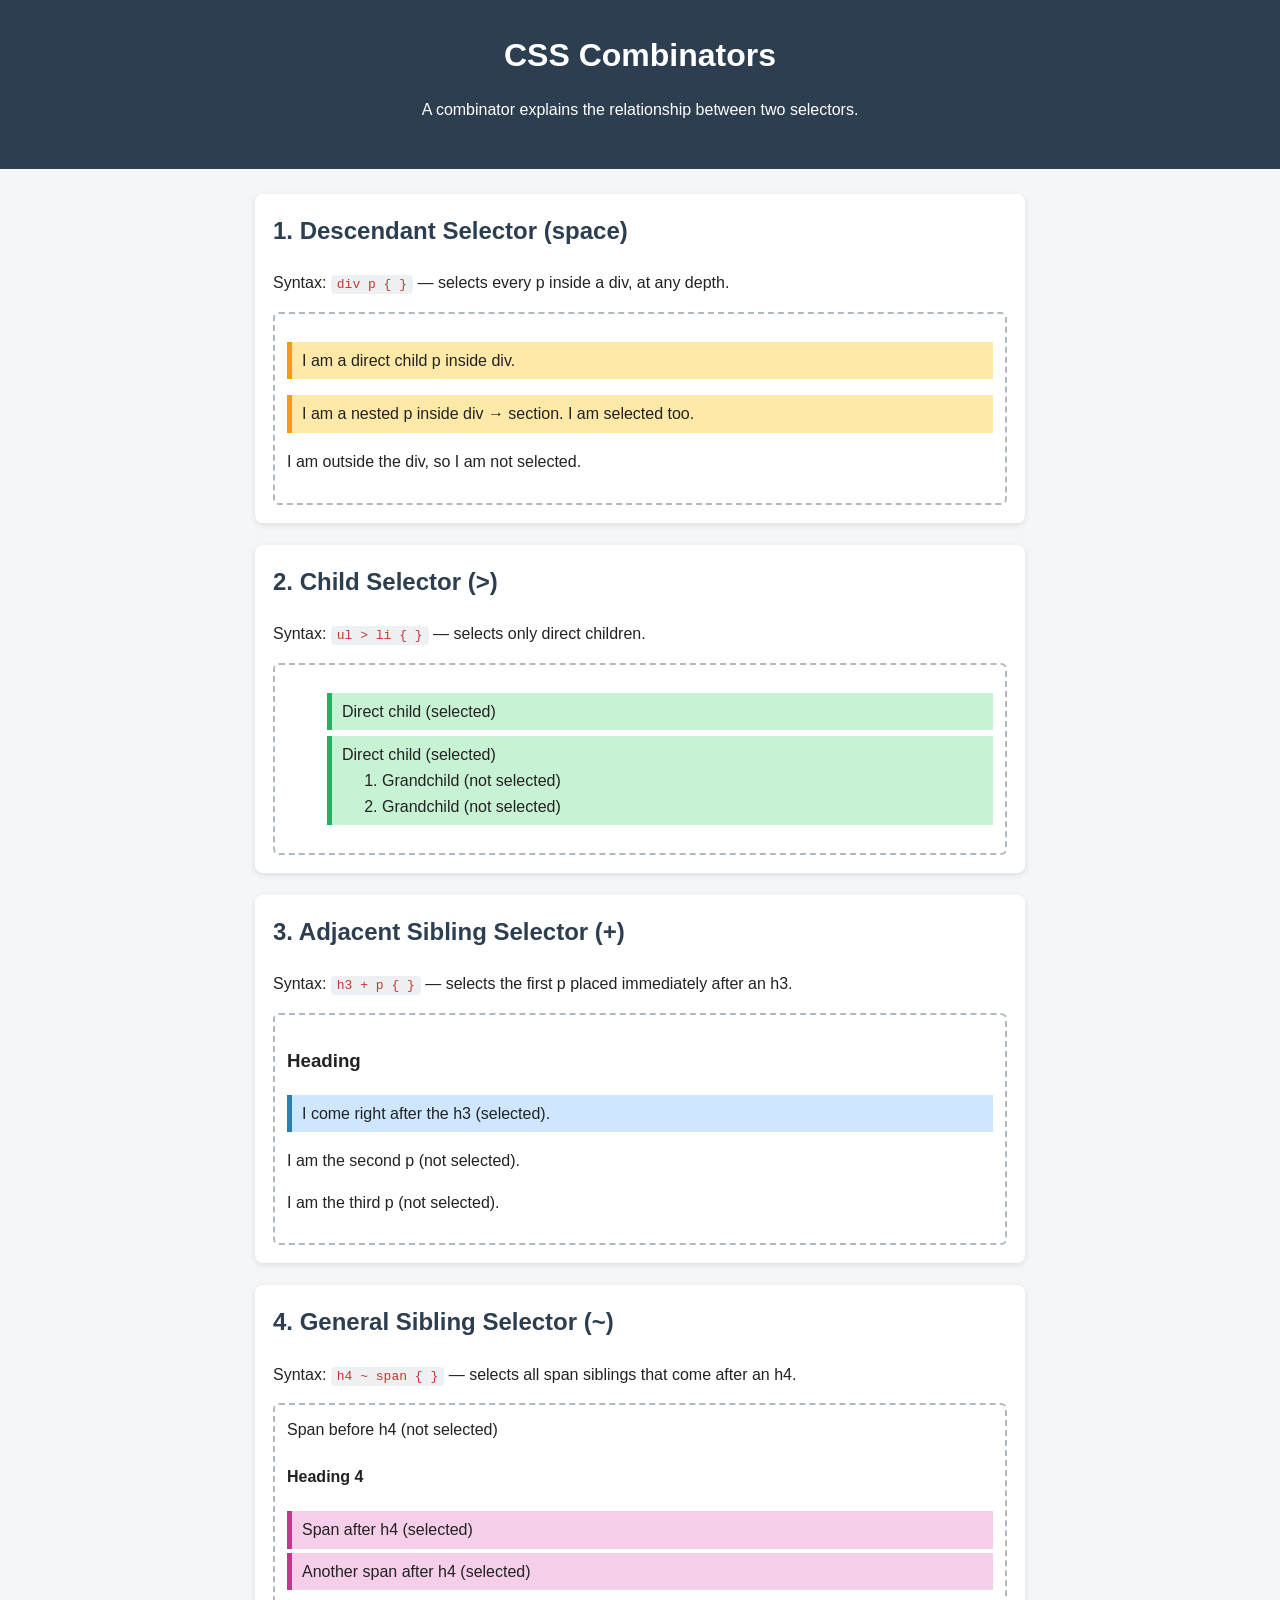
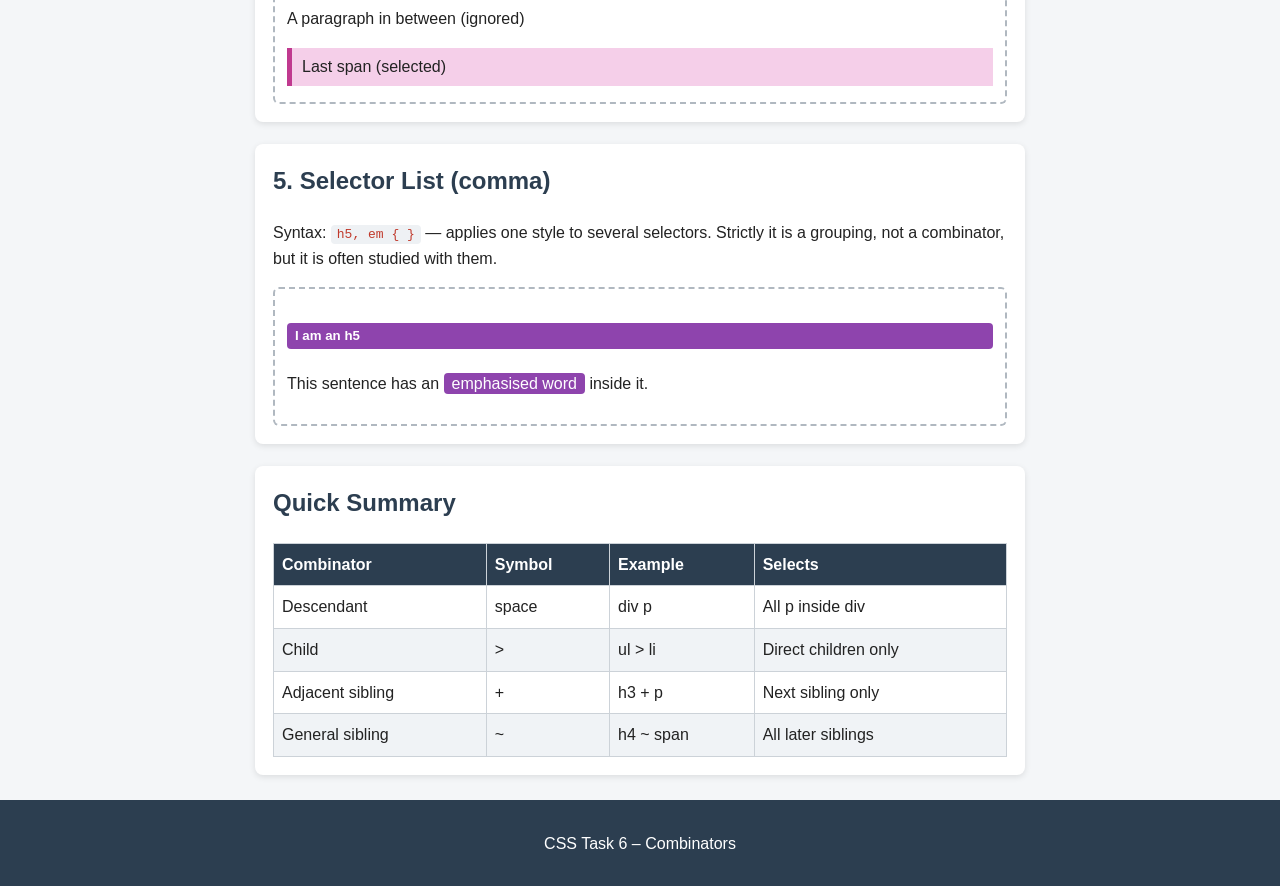
<file: module1/task 6/index.html>
<!DOCTYPE html>
<html lang="en">
<head>
  <meta charset="UTF-8">
  <meta name="viewport" content="width=device-width, initial-scale=1">
  <title>CSS Combinators</title>
  <link rel="stylesheet" href="style.css">
</head>
<body>

  <header>
    <h1>CSS Combinators</h1>
    <p>A combinator explains the relationship between two selectors.</p>
  </header>

  <main>

    <!-- 1. Descendant -->
    <section id="descendant">
      <h2>1. Descendant Selector (space)</h2>
      <p class="rule">Syntax: <code>div p { }</code> &mdash; selects every p inside a div, at any depth.</p>
      <div class="demo">
        <div>
          <p>I am a direct child p inside div.</p>
          <section>
            <p>I am a nested p inside div &rarr; section. I am selected too.</p>
          </section>
        </div>
        <p>I am outside the div, so I am not selected.</p>
      </div>
    </section>

    <!-- 2. Child -->
    <section id="child">
      <h2>2. Child Selector (&gt;)</h2>
      <p class="rule">Syntax: <code>ul &gt; li { }</code> &mdash; selects only direct children.</p>
      <div class="demo">
        <ul>
          <li>Direct child (selected)</li>
          <li>Direct child (selected)
            <ol>
              <li>Grandchild (not selected)</li>
              <li>Grandchild (not selected)</li>
            </ol>
          </li>
        </ul>
      </div>
    </section>

    <!-- 3. Adjacent sibling -->
    <section id="adjacent">
      <h2>3. Adjacent Sibling Selector (+)</h2>
      <p class="rule">Syntax: <code>h3 + p { }</code> &mdash; selects the first p placed immediately after an h3.</p>
      <div class="demo">
        <h3>Heading</h3>
        <p>I come right after the h3 (selected).</p>
        <p>I am the second p (not selected).</p>
        <p>I am the third p (not selected).</p>
      </div>
    </section>

    <!-- 4. General sibling -->
    <section id="general">
      <h2>4. General Sibling Selector (~)</h2>
      <p class="rule">Syntax: <code>h4 ~ span { }</code> &mdash; selects all span siblings that come after an h4.</p>
      <div class="demo">
        <span>Span before h4 (not selected)</span>
        <h4>Heading 4</h4>
        <span>Span after h4 (selected)</span>
        <span>Another span after h4 (selected)</span>
        <p>A paragraph in between (ignored)</p>
        <span>Last span (selected)</span>
      </div>
    </section>

    <!-- 5. Selector list -->
    <section id="group">
      <h2>5. Selector List (comma)</h2>
      <p class="rule">Syntax: <code>h5, em { }</code> &mdash; applies one style to several selectors. Strictly it is a grouping, not a combinator, but it is often studied with them.</p>
      <div class="demo">
        <h5>I am an h5</h5>
        <p>This sentence has an <em>emphasised word</em> inside it.</p>
      </div>
    </section>

    <!-- Summary -->
    <section id="summary">
      <h2>Quick Summary</h2>
      <table>
        <thead>
          <tr><th>Combinator</th><th>Symbol</th><th>Example</th><th>Selects</th></tr>
        </thead>
        <tbody>
          <tr><td>Descendant</td><td>space</td><td>div p</td><td>All p inside div</td></tr>
          <tr><td>Child</td><td>&gt;</td><td>ul &gt; li</td><td>Direct children only</td></tr>
          <tr><td>Adjacent sibling</td><td>+</td><td>h3 + p</td><td>Next sibling only</td></tr>
          <tr><td>General sibling</td><td>~</td><td>h4 ~ span</td><td>All later siblings</td></tr>
        </tbody>
      </table>
    </section>

  </main>

  <footer>
    <p>CSS Task 6 &ndash; Combinators</p>
  </footer>

</body>
</html>
</file>
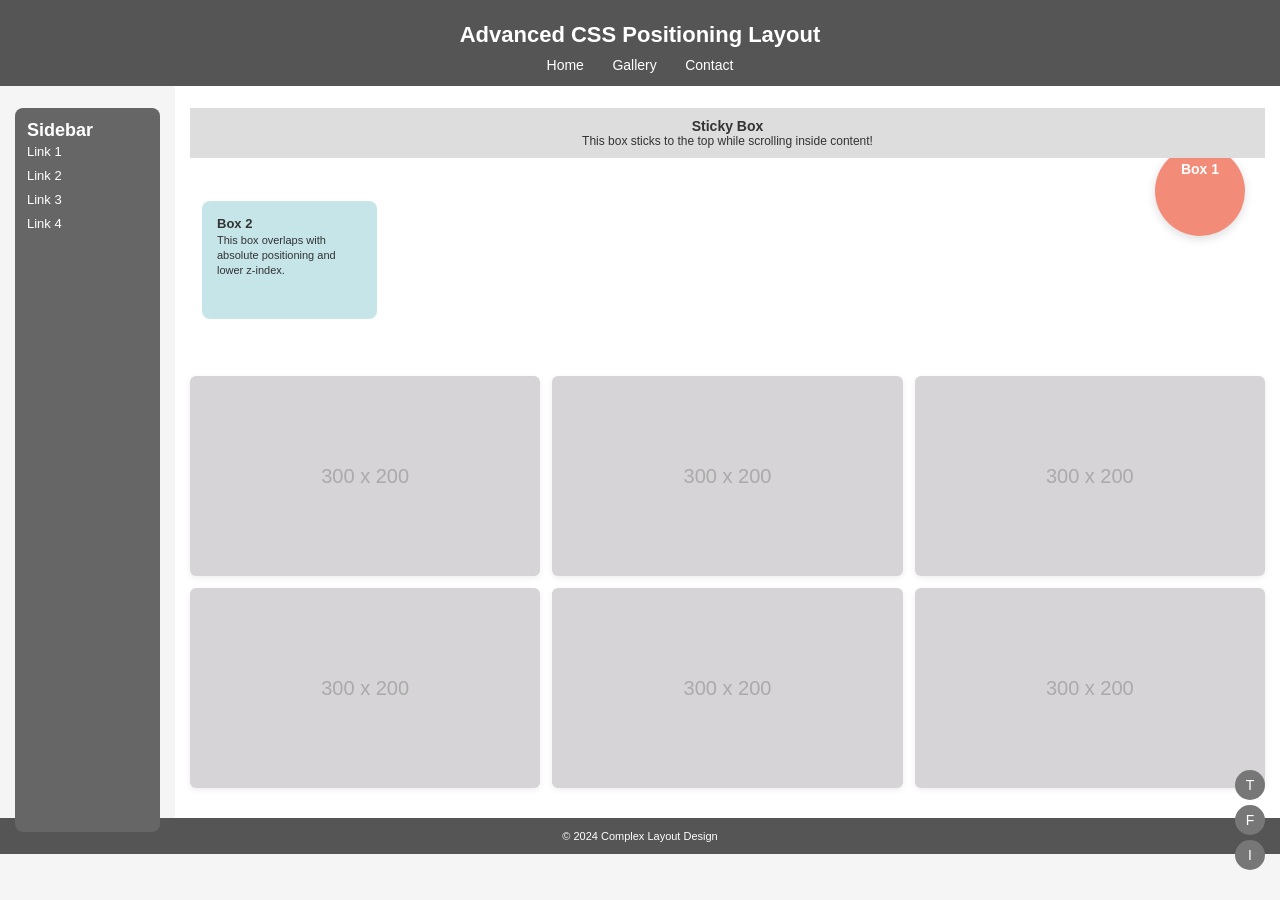
<file: module1/task 7/index.html>
<!DOCTYPE html>
<html lang="en">
<head>
    <meta charset="UTF-8">
    <meta name="viewport" content="width=device-width, initial-scale=1.0">
    <title>Advanced CSS Positioning Layout</title>
    <link rel="stylesheet" href="style.css">
</head>
<body>

    <!-- Header -->
    <header class="header">
        <h1>Advanced CSS Positioning Layout</h1>

        <nav>
            <a href="#">Home</a>
            <a href="#">Gallery</a>
            <a href="#">Contact</a>
        </nav>
    </header>

    <!-- Sidebar -->
    <aside class="sidebar">
        <h2>Sidebar</h2>
        <a href="#">Link 1</a>
        <a href="#">Link 2</a>
        <a href="#">Link 3</a>
        <a href="#">Link 4</a>
    </aside>

    <!-- Main Content -->
    <main class="main-content">

        <!-- Sticky Box -->
        <div class="sticky-box">
            <h3>Sticky Box</h3>
            <p>This box sticks to the top while scrolling inside content!</p>
        </div>

        <!-- Positioning Boxes -->
        <section class="position-area">

            <div class="box box-one">
                <h3>Box 1</h3>
            </div>

            <div class="box box-two">
                <h3>Box 2</h3>
                <p>This box overlaps with absolute positioning and lower z-index.</p>
            </div>

        </section>

        <!-- Gallery -->
        <section class="gallery">

            <div class="image-box">300 x 200</div>
            <div class="image-box">300 x 200</div>
            <div class="image-box">300 x 200</div>
            <div class="image-box">300 x 200</div>
            <div class="image-box">300 x 200</div>
            <div class="image-box">300 x 200</div>

        </section>

    </main>

    <!-- Floating Buttons -->
    <div class="floating-buttons">
        <a href="#">T</a>
        <a href="#">F</a>
        <a href="#">I</a>
    </div>

    <!-- Footer -->
    <footer class="footer">
        <p>© 2024 Complex Layout Design</p>
    </footer>

</body>
</html>
</file>
<file: module1/task 6/style.css>
/* ---------- Basic page setup ---------- */
* {
  box-sizing: border-box;
}

body {
  margin: 0;
  font-family: Arial, sans-serif;
  line-height: 1.6;
  background: #f4f6f8;
  color: #222;
}

header {
  background: #2c3e50;
  color: #fff;
  text-align: center;
  padding: 30px 15px;
}

header h1 {
  margin: 0 0 8px;
}

main {
  max-width: 800px;
  margin: 25px auto;
  padding: 0 15px;
}

main > section {
  background: #fff;
  border-radius: 8px;
  padding: 18px;
  margin-bottom: 22px;
  box-shadow: 0 2px 6px rgba(0, 0, 0, 0.1);
}

h2 {
  margin-top: 0;
  color: #2c3e50;
}

code {
  background: #eef1f4;
  padding: 2px 6px;
  border-radius: 4px;
  color: #c0392b;
}

.demo {
  border: 2px dashed #b0b8c0;
  padding: 12px;
  border-radius: 6px;
}

/* ---------- 1. Descendant combinator (space) ---------- */
/* every p inside the div, even the nested one */
#descendant .demo div p {
  background: #ffe9a8;
  padding: 6px 10px;
  border-left: 5px solid #f39c12;
}

/* ---------- 2. Child combinator (>) ---------- */
/* only direct li children of ul */
#child ul > li {
  background: #c8f2d4;
  border-left: 5px solid #27ae60;
  padding: 6px 10px;
  margin-bottom: 6px;
  list-style: none;
}

/* ---------- 3. Adjacent sibling combinator (+) ---------- */
/* only the p right after h3 */
#adjacent h3 + p {
  background: #cfe6ff;
  border-left: 5px solid #2980b9;
  padding: 6px 10px;
}

/* ---------- 4. General sibling combinator (~) ---------- */
/* all span elements after h4 */
#general h4 ~ span {
  display: block;
  background: #f5cfe9;
  border-left: 5px solid #c0398f;
  padding: 6px 10px;
  margin-bottom: 4px;
}

/* ---------- 5. Selector list (comma) ---------- */
#group h5,
#group em {
  color: #fff;
  background: #8e44ad;
  padding: 2px 8px;
  border-radius: 4px;
  font-style: normal;
}

/* ---------- Summary table ---------- */
table {
  width: 100%;
  border-collapse: collapse;
}

th,
td {
  border: 1px solid #ccd2d8;
  padding: 8px;
  text-align: left;
}

thead th {
  background: #2c3e50;
  color: #fff;
}

tbody > tr:nth-child(even) {
  background: #f0f3f6;
}

footer {
  text-align: center;
  padding: 15px;
  background: #2c3e50;
  color: #fff;
}

@media (max-width: 500px) {
  th,
  td {
    font-size: 13px;
    padding: 5px;
  }
}
</file>
<file: module1/task 7/style.css>
* {
    margin: 0;
    padding: 0;
    box-sizing: border-box;
}

body {
    font-family: Arial, sans-serif;
    background-color: #f5f5f5;
    color: #333;
}

/* Header */
.header {
    background-color: #555;
    color: white;
    text-align: center;
    padding: 22px 10px 12px;
    position: sticky;
    top: 0;
    z-index: 10;
}

.header h1 {
    font-size: 22px;
    margin-bottom: 8px;
}

.header nav a {
    color: white;
    text-decoration: none;
    margin: 0 12px;
    font-size: 14px;
}

/* Sidebar */
.sidebar {
    position: fixed;
    top: 108px;
    left: 15px;
    bottom: 68px;
    width: 145px;
    background-color: #666;
    color: white;
    padding: 12px;
    border-radius: 8px;
    z-index: 5;
}

.sidebar h2 {
    font-size: 18px;
    margin-bottom: 3px;
}

.sidebar a {
    display: block;
    color: white;
    text-decoration: none;
    font-size: 13px;
    margin-bottom: 9px;
}

/* Main Content */
.main-content {
    margin-left: 175px;
    padding: 0 15px 25px;
    background-color: white;
    min-height: 650px;
}

/* Sticky Box */
.sticky-box {
    position: sticky;
    top: 108px;
    background-color: #ddd;
    text-align: center;
    padding: 10px;
    z-index: 4;
}

.sticky-box h3 {
    font-size: 14px;
}

.sticky-box p {
    font-size: 12px;
}

/* Positioning Boxes */
.position-area {
    position: relative;
    height: 230px;
    margin-top: 10px;
}

.box {
    position: absolute;
    padding: 15px;
    border-radius: 8px;
}

/* Box 1 */
.box-one {
    width: 90px;
    height: 90px;
    background-color: #f28c78;
    color: white;
    border-radius: 50%;
    top: 0;
    right: 20px;
    text-align: center;
    z-index: 2;
    box-shadow: 0 3px 10px #ddd;
}

.box-one h3 {
    font-size: 14px;
}

/* Box 2 */
.box-two {
    width: 175px;
    height: 118px;
    background-color: #c5e5e9;
    top: 55px;
    left: 12px;
    z-index: 1;
}

.box-two h3 {
    font-size: 13px;
    margin-bottom: 2px;
}

.box-two p {
    font-size: 11px;
    line-height: 15px;
}

/* Gallery */
.gallery {
    display: grid;
    grid-template-columns: repeat(3, 1fr);
    gap: 12px;
    padding: 0 0 5px;
}

.image-box {
    height: 200px;
    background-color: #d6d4d6;
    border-radius: 6px;
    display: flex;
    align-items: center;
    justify-content: center;
    color: #aaa;
    font-size: 20px;
    box-shadow: 0 2px 6px #eee;
}

/* Floating Buttons */
.floating-buttons {
    position: fixed;
    right: 15px;
    bottom: 30px;
    display: flex;
    flex-direction: column;
    gap: 5px;
    z-index: 20;
}

.floating-buttons a {
    width: 30px;
    height: 30px;
    border-radius: 50%;
    background-color: #777;
    color: white;
    text-decoration: none;
    display: flex;
    align-items: center;
    justify-content: center;
    font-size: 14px;
}

/* Footer */
.footer {
    background-color: #555;
    color: white;
    text-align: center;
    padding: 12px;
    font-size: 11px;
}

/* Responsive Layout */
@media (max-width: 700px) {

    .header h1 {
        font-size: 18px;
    }

    .sidebar {
        width: 110px;
        left: 8px;
        padding: 8px;
    }

    .main-content {
        margin-left: 125px;
        padding-left: 8px;
        padding-right: 8px;
    }

    .gallery {
        grid-template-columns: repeat(2, 1fr);
    }

    .image-box {
        height: 150px;
        font-size: 15px;
    }

    .box-one {
        right: 5px;
    }
}
</file>
